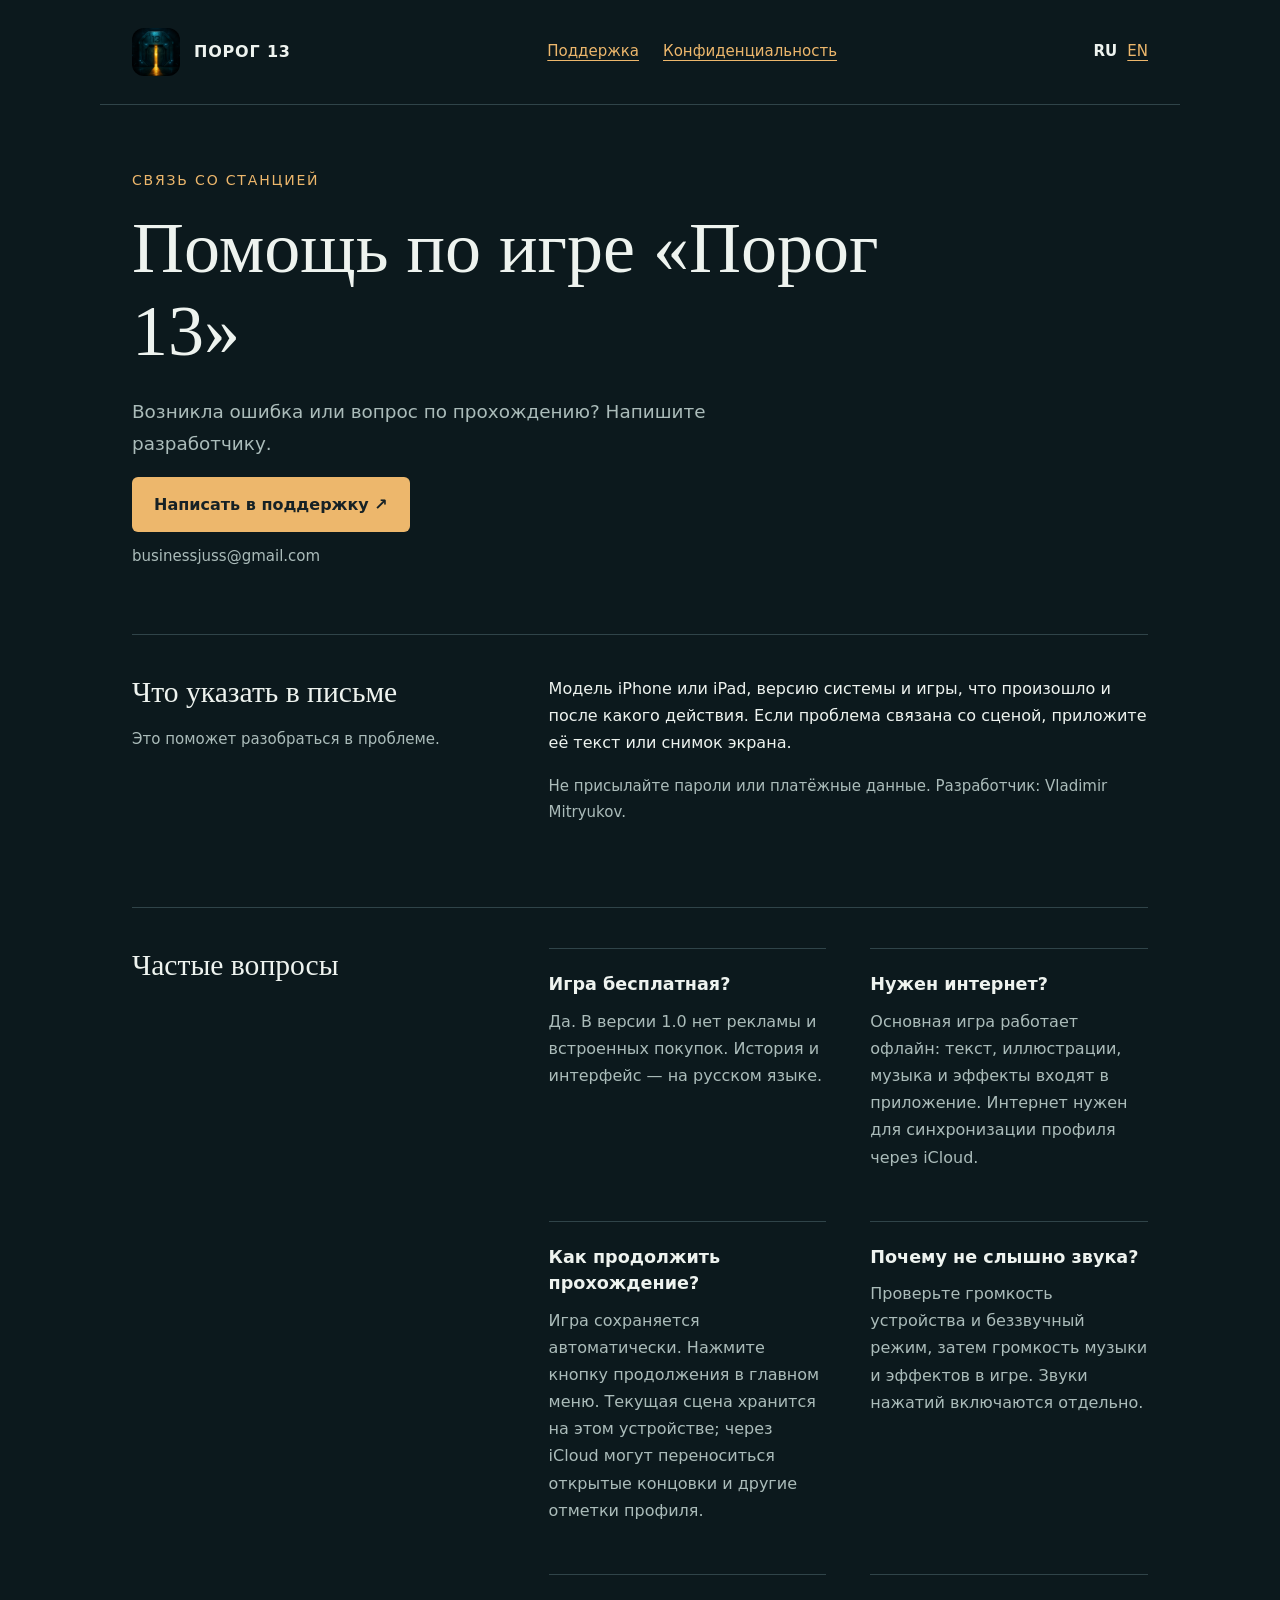
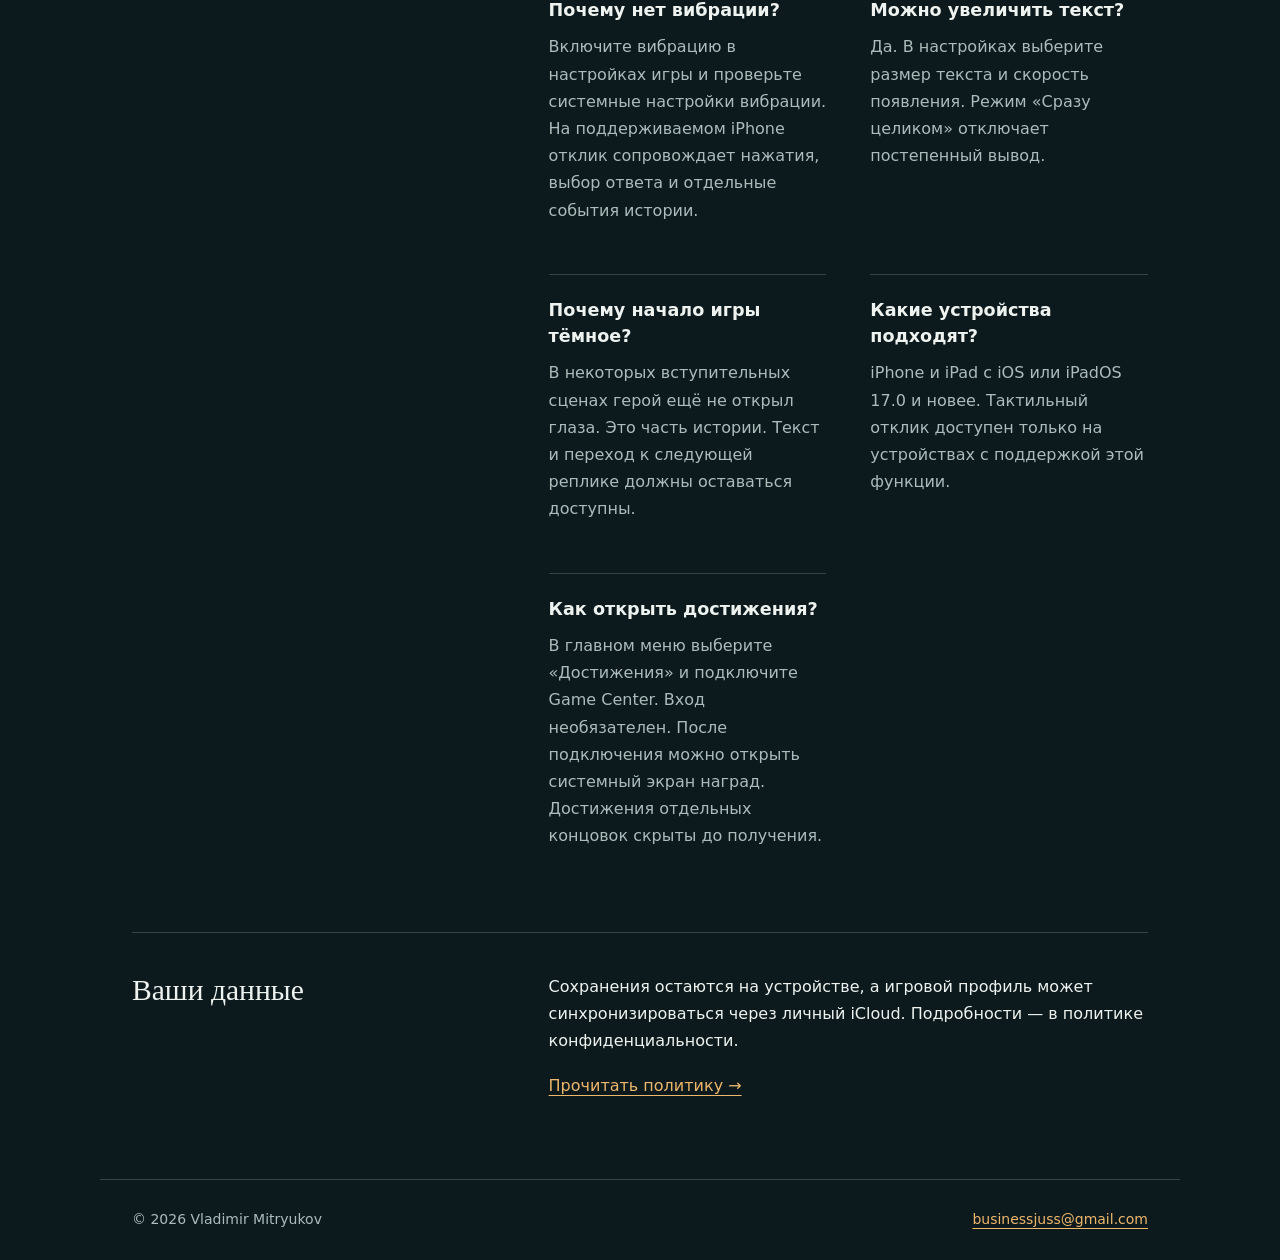
<file: index.html>
<!doctype html>
<html lang="ru"><head><meta charset="utf-8"><meta name="viewport" content="width=device-width,initial-scale=1"><title>Помощь по игре «Порог 13»</title><meta name="description" content="Возникла ошибка или вопрос по прохождению? Напишите разработчику."><link rel="icon" href="assets/icon.png"><link rel="stylesheet" href="assets/style.css"></head><body><a class="skip" href="#main">К содержимому</a><header><a class="brand" href="index.html"><img src="assets/icon.png" alt="" width="48" height="48">ПОРОГ 13</a><nav aria-label="Основная навигация"><a href="index.html">Поддержка</a><a href="privacy/index.html">Конфиденциальность</a></nav><div class="language" aria-label="Language / Язык"><a lang="ru" hreflang="ru" href="index.html" aria-current="page">RU</a> <a lang="en" hreflang="en" href="en/index.html">EN</a></div></header><main id="main"><p class="eyebrow">Связь со станцией</p><h1>Помощь по игре «Порог 13»</h1><p class="lead">Возникла ошибка или вопрос по прохождению? Напишите разработчику.</p><a class="contact" href="mailto:businessjuss@gmail.com?subject=Porog%2013%20support">Написать в поддержку ↗</a><p class="small" style="margin-top:12px">businessjuss@gmail.com</p><section class="split"><div><h2>Что указать в письме</h2><p class="small">Это поможет разобраться в проблеме.</p></div><div><p>Модель iPhone или iPad, версию системы и игры, что произошло и после какого действия. Если проблема связана со сценой, приложите её текст или снимок экрана.</p><p class="small">Не присылайте пароли или платёжные данные. Разработчик: Vladimir Mitryukov.</p></div></section><section class="split"><h2>Частые вопросы</h2><div class="questions"><article><h3>Игра бесплатная?</h3><p>Да. В версии 1.0 нет рекламы и встроенных покупок. История и интерфейс — на русском языке.</p></article><article><h3>Нужен интернет?</h3><p>Основная игра работает офлайн: текст, иллюстрации, музыка и эффекты входят в приложение. Интернет нужен для синхронизации профиля через iCloud.</p></article><article><h3>Как продолжить прохождение?</h3><p>Игра сохраняется автоматически. Нажмите кнопку продолжения в главном меню. Текущая сцена хранится на этом устройстве; через iCloud могут переноситься открытые концовки и другие отметки профиля.</p></article><article><h3>Почему не слышно звука?</h3><p>Проверьте громкость устройства и беззвучный режим, затем громкость музыки и эффектов в игре. Звуки нажатий включаются отдельно.</p></article><article><h3>Почему нет вибрации?</h3><p>Включите вибрацию в настройках игры и проверьте системные настройки вибрации. На поддерживаемом iPhone отклик сопровождает нажатия, выбор ответа и отдельные события истории.</p></article><article><h3>Можно увеличить текст?</h3><p>Да. В настройках выберите размер текста и скорость появления. Режим «Сразу целиком» отключает постепенный вывод.</p></article><article><h3>Почему начало игры тёмное?</h3><p>В некоторых вступительных сценах герой ещё не открыл глаза. Это часть истории. Текст и переход к следующей реплике должны оставаться доступны.</p></article><article><h3>Какие устройства подходят?</h3><p>iPhone и iPad с iOS или iPadOS 17.0 и новее. Тактильный отклик доступен только на устройствах с поддержкой этой функции.</p></article><article><h3>Как открыть достижения?</h3><p>В главном меню выберите «Достижения» и подключите Game Center. Вход необязателен. После подключения можно открыть системный экран наград. Достижения отдельных концовок скрыты до получения.</p></article></div></section><section class="split"><h2>Ваши данные</h2><div><p>Сохранения остаются на устройстве, а игровой профиль может синхронизироваться через личный iCloud. Подробности — в политике конфиденциальности.</p><a href="privacy/index.html">Прочитать политику →</a></div></section></main><footer><span>© 2026 Vladimir Mitryukov</span><a href="mailto:businessjuss@gmail.com">businessjuss@gmail.com</a></footer></body></html>
</file>
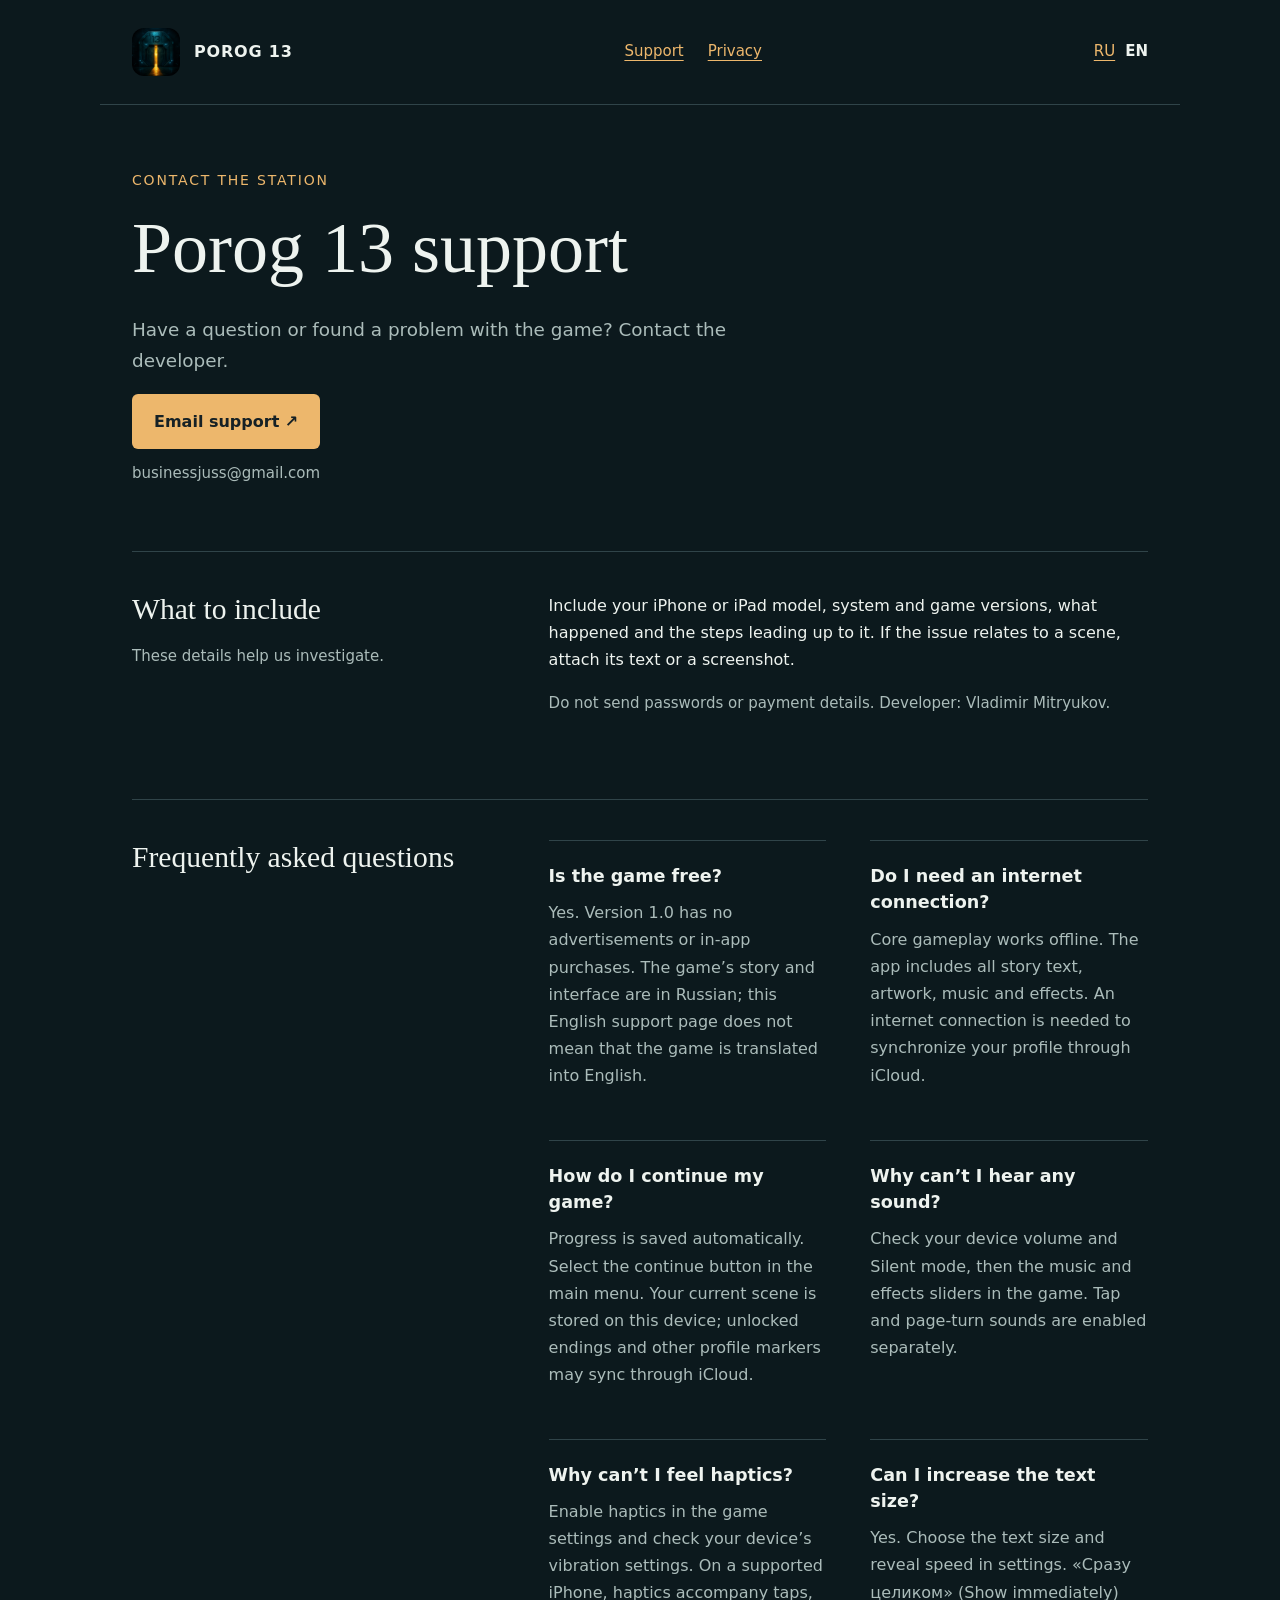
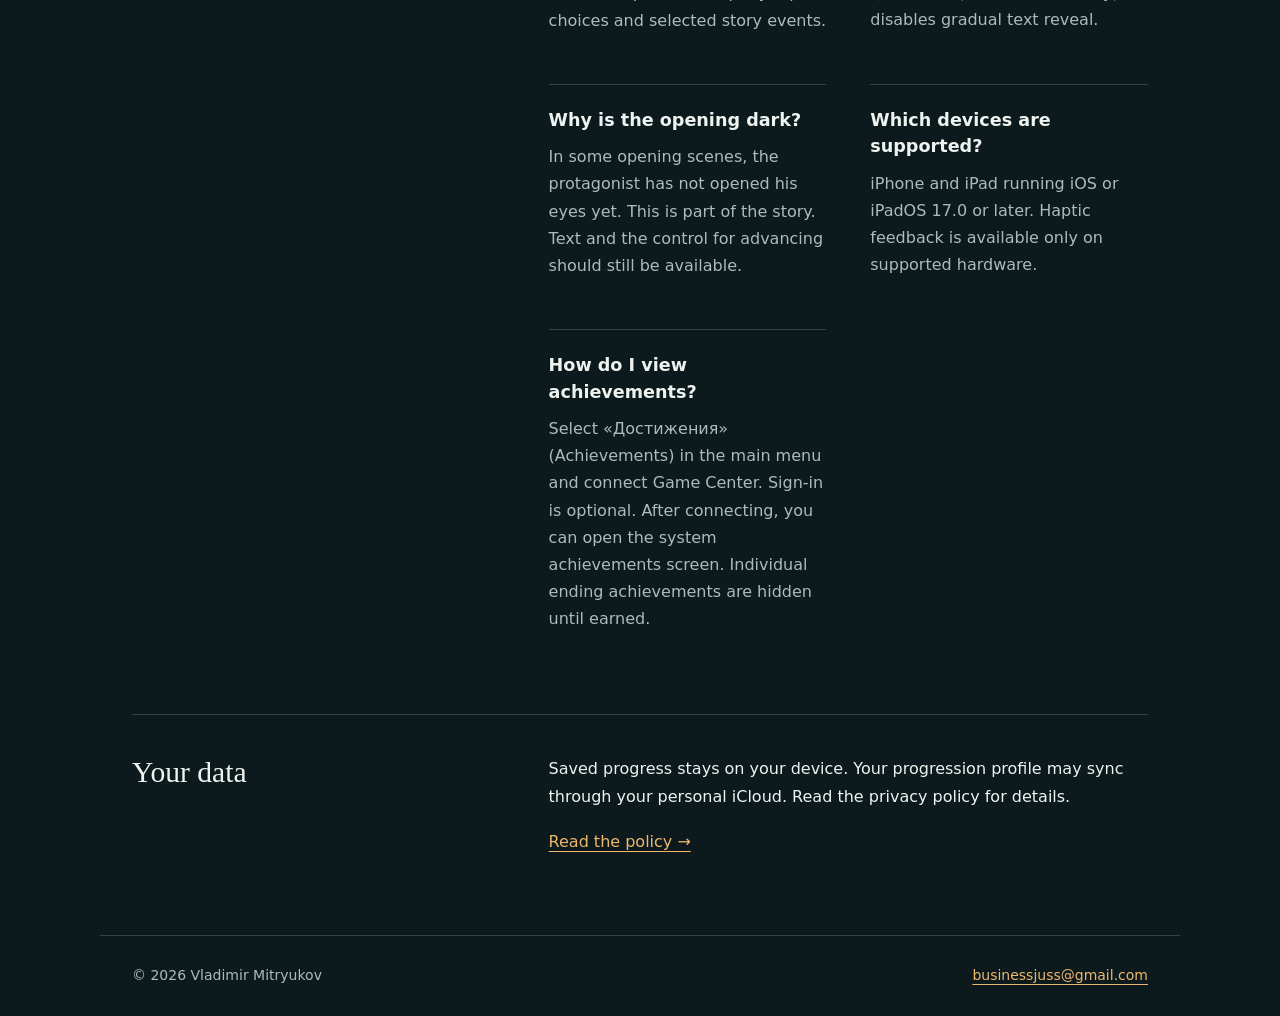
<file: en/index.html>
<!doctype html>
<html lang="en"><head><meta charset="utf-8"><meta name="viewport" content="width=device-width,initial-scale=1"><title>Porog 13 support</title><meta name="description" content="Have a question or found a problem with the game? Contact the developer."><link rel="icon" href="../assets/icon.png"><link rel="stylesheet" href="../assets/style.css"></head><body><a class="skip" href="#main">Skip to content</a><header><a class="brand" href="index.html"><img src="../assets/icon.png" alt="" width="48" height="48">POROG 13</a><nav aria-label="Main navigation"><a href="index.html">Support</a><a href="privacy/index.html">Privacy</a></nav><div class="language" aria-label="Language / Язык"><a lang="ru" hreflang="ru" href="../index.html">RU</a> <a lang="en" hreflang="en" href="index.html" aria-current="page">EN</a></div></header><main id="main"><p class="eyebrow">Contact the station</p><h1>Porog 13 support</h1><p class="lead">Have a question or found a problem with the game? Contact the developer.</p><a class="contact" href="mailto:businessjuss@gmail.com?subject=Porog%2013%20support">Email support ↗</a><p class="small" style="margin-top:12px">businessjuss@gmail.com</p><section class="split"><div><h2>What to include</h2><p class="small">These details help us investigate.</p></div><div><p>Include your iPhone or iPad model, system and game versions, what happened and the steps leading up to it. If the issue relates to a scene, attach its text or a screenshot.</p><p class="small">Do not send passwords or payment details. Developer: Vladimir Mitryukov.</p></div></section><section class="split"><h2>Frequently asked questions</h2><div class="questions"><article><h3>Is the game free?</h3><p>Yes. Version 1.0 has no advertisements or in-app purchases. The game’s story and interface are in Russian; this English support page does not mean that the game is translated into English.</p></article><article><h3>Do I need an internet connection?</h3><p>Core gameplay works offline. The app includes all story text, artwork, music and effects. An internet connection is needed to synchronize your profile through iCloud.</p></article><article><h3>How do I continue my game?</h3><p>Progress is saved automatically. Select the continue button in the main menu. Your current scene is stored on this device; unlocked endings and other profile markers may sync through iCloud.</p></article><article><h3>Why can’t I hear any sound?</h3><p>Check your device volume and Silent mode, then the music and effects sliders in the game. Tap and page-turn sounds are enabled separately.</p></article><article><h3>Why can’t I feel haptics?</h3><p>Enable haptics in the game settings and check your device’s vibration settings. On a supported iPhone, haptics accompany taps, choices and selected story events.</p></article><article><h3>Can I increase the text size?</h3><p>Yes. Choose the text size and reveal speed in settings. «Сразу целиком» (Show immediately) disables gradual text reveal.</p></article><article><h3>Why is the opening dark?</h3><p>In some opening scenes, the protagonist has not opened his eyes yet. This is part of the story. Text and the control for advancing should still be available.</p></article><article><h3>Which devices are supported?</h3><p>iPhone and iPad running iOS or iPadOS 17.0 or later. Haptic feedback is available only on supported hardware.</p></article><article><h3>How do I view achievements?</h3><p>Select «Достижения» (Achievements) in the main menu and connect Game Center. Sign-in is optional. After connecting, you can open the system achievements screen. Individual ending achievements are hidden until earned.</p></article></div></section><section class="split"><h2>Your data</h2><div><p>Saved progress stays on your device. Your progression profile may sync through your personal iCloud. Read the privacy policy for details.</p><a href="privacy/index.html">Read the policy →</a></div></section></main><footer><span>© 2026 Vladimir Mitryukov</span><a href="mailto:businessjuss@gmail.com">businessjuss@gmail.com</a></footer></body></html>
</file>
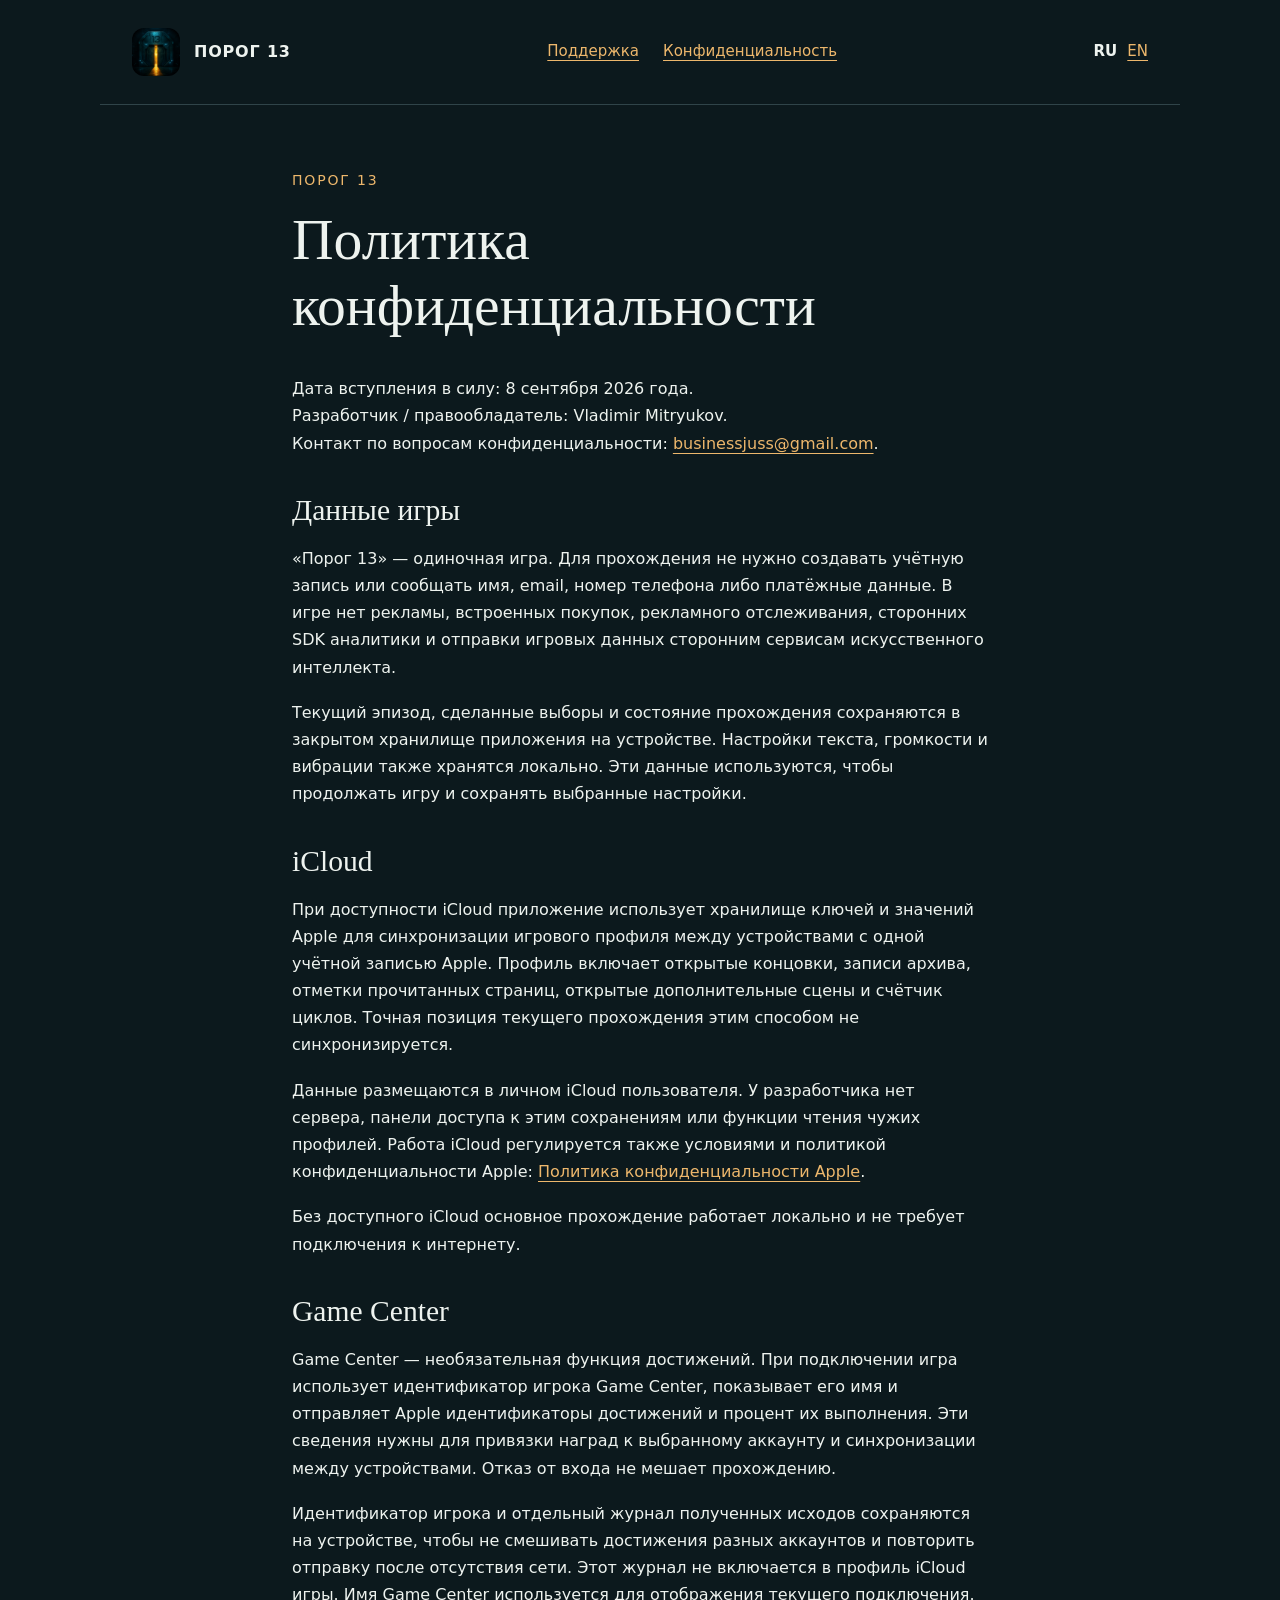
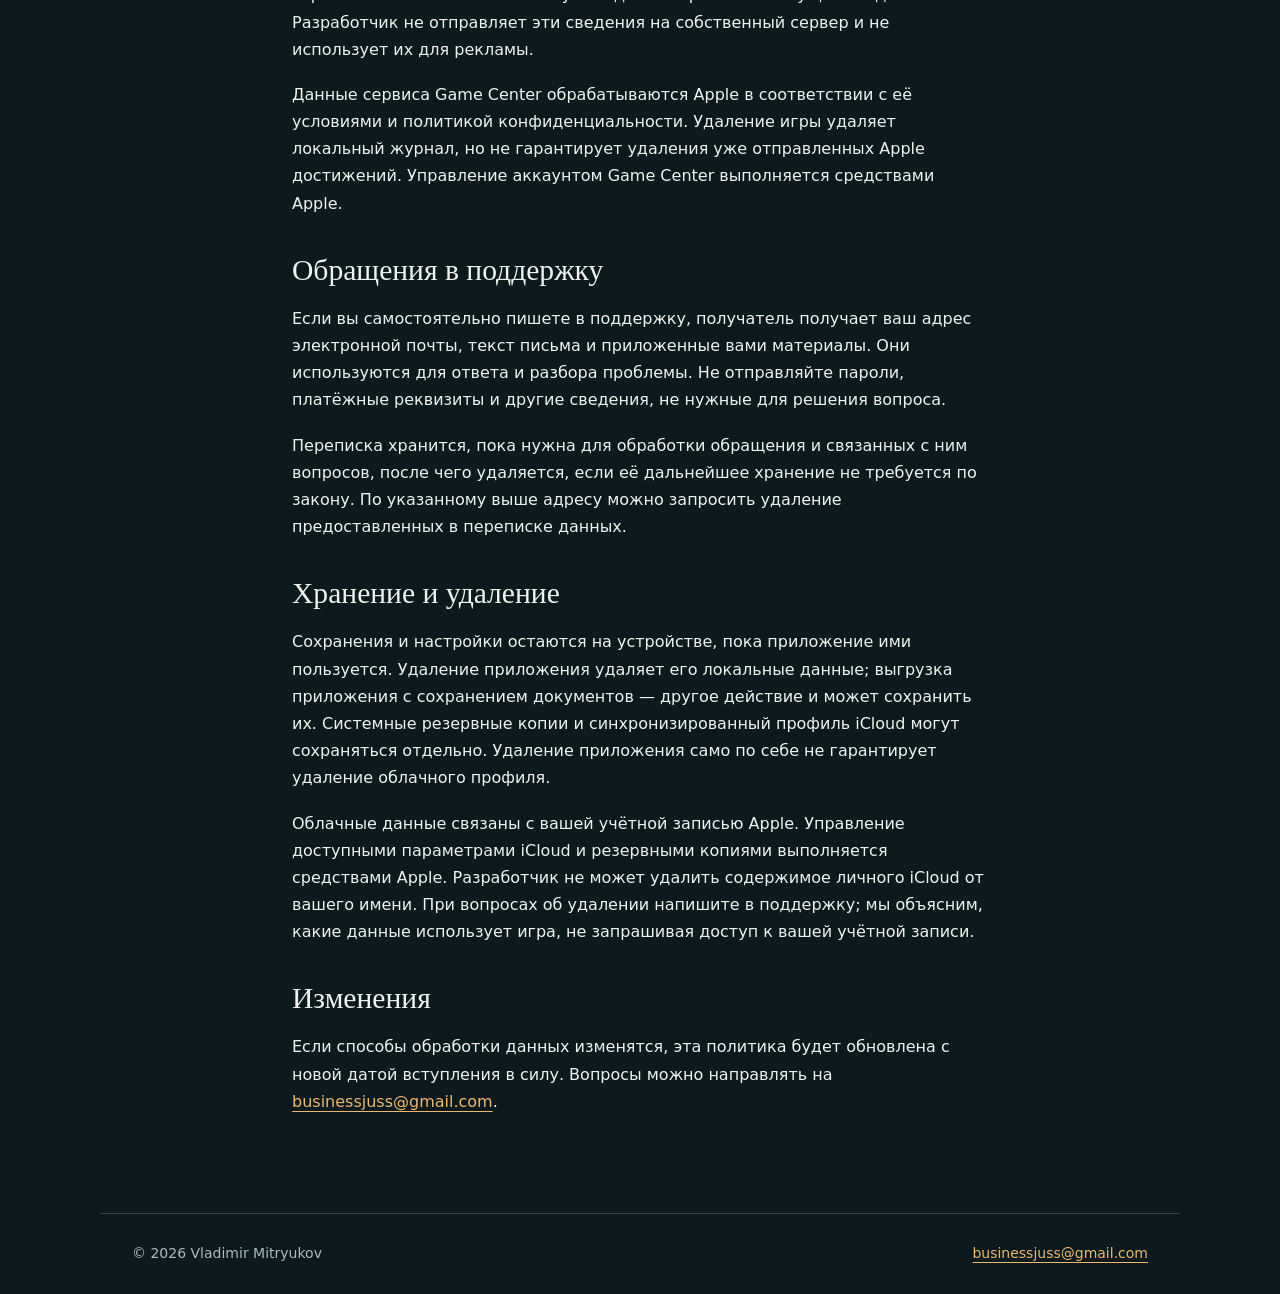
<file: privacy/index.html>
<!doctype html>
<html lang="ru"><head><meta charset="utf-8"><meta name="viewport" content="width=device-width,initial-scale=1"><title>Политика конфиденциальности — ПОРОГ 13</title><meta name="description" content="Сохранения остаются на устройстве, а игровой профиль может синхронизироваться через личный iCloud. Подробности — в политике конфиденциальности."><link rel="icon" href="../assets/icon.png"><link rel="stylesheet" href="../assets/style.css"></head><body><a class="skip" href="#main">К содержимому</a><header><a class="brand" href="../index.html"><img src="../assets/icon.png" alt="" width="48" height="48">ПОРОГ 13</a><nav aria-label="Основная навигация"><a href="../index.html">Поддержка</a><a href="index.html">Конфиденциальность</a></nav><div class="language" aria-label="Language / Язык"><a lang="ru" hreflang="ru" href="index.html" aria-current="page">RU</a> <a lang="en" hreflang="en" href="../en/privacy/index.html">EN</a></div></header><main id="main" class="reading"><p class="eyebrow">ПОРОГ 13</p><h1>Политика конфиденциальности</h1><section><p>Дата вступления в силу: 8 сентября 2026 года.
Разработчик / правообладатель: Vladimir Mitryukov.
Контакт по вопросам конфиденциальности: <a href="mailto:businessjuss@gmail.com">businessjuss@gmail.com</a>.</p></section><section><h2>Данные игры</h2><p>«Порог 13» — одиночная игра. Для прохождения не нужно создавать учётную запись или сообщать имя, email, номер телефона либо платёжные данные. В игре нет рекламы, встроенных покупок, рекламного отслеживания, сторонних SDK аналитики и отправки игровых данных сторонним сервисам искусственного интеллекта.</p><p>Текущий эпизод, сделанные выборы и состояние прохождения сохраняются в закрытом хранилище приложения на устройстве. Настройки текста, громкости и вибрации также хранятся локально. Эти данные используются, чтобы продолжать игру и сохранять выбранные настройки.</p></section><section><h2>iCloud</h2><p>При доступности iCloud приложение использует хранилище ключей и значений Apple для синхронизации игрового профиля между устройствами с одной учётной записью Apple. Профиль включает открытые концовки, записи архива, отметки прочитанных страниц, открытые дополнительные сцены и счётчик циклов. Точная позиция текущего прохождения этим способом не синхронизируется.</p><p>Данные размещаются в личном iCloud пользователя. У разработчика нет сервера, панели доступа к этим сохранениям или функции чтения чужих профилей. Работа iCloud регулируется также условиями и политикой конфиденциальности Apple: <a href="https://www.apple.com/legal/privacy/">Политика конфиденциальности Apple</a>.</p><p>Без доступного iCloud основное прохождение работает локально и не требует подключения к интернету.</p></section><section><h2>Game Center</h2><p>Game Center — необязательная функция достижений. При подключении игра использует идентификатор игрока Game Center, показывает его имя и отправляет Apple идентификаторы достижений и процент их выполнения. Эти сведения нужны для привязки наград к выбранному аккаунту и синхронизации между устройствами. Отказ от входа не мешает прохождению.</p><p>Идентификатор игрока и отдельный журнал полученных исходов сохраняются на устройстве, чтобы не смешивать достижения разных аккаунтов и повторить отправку после отсутствия сети. Этот журнал не включается в профиль iCloud игры. Имя Game Center используется для отображения текущего подключения. Разработчик не отправляет эти сведения на собственный сервер и не использует их для рекламы.</p><p>Данные сервиса Game Center обрабатываются Apple в соответствии с её условиями и политикой конфиденциальности. Удаление игры удаляет локальный журнал, но не гарантирует удаления уже отправленных Apple достижений. Управление аккаунтом Game Center выполняется средствами Apple.</p></section><section><h2>Обращения в поддержку</h2><p>Если вы самостоятельно пишете в поддержку, получатель получает ваш адрес электронной почты, текст письма и приложенные вами материалы. Они используются для ответа и разбора проблемы. Не отправляйте пароли, платёжные реквизиты и другие сведения, не нужные для решения вопроса.</p><p>Переписка хранится, пока нужна для обработки обращения и связанных с ним вопросов, после чего удаляется, если её дальнейшее хранение не требуется по закону. По указанному выше адресу можно запросить удаление предоставленных в переписке данных.</p></section><section><h2>Хранение и удаление</h2><p>Сохранения и настройки остаются на устройстве, пока приложение ими пользуется. Удаление приложения удаляет его локальные данные; выгрузка приложения с сохранением документов — другое действие и может сохранить их. Системные резервные копии и синхронизированный профиль iCloud могут сохраняться отдельно. Удаление приложения само по себе не гарантирует удаление облачного профиля.</p><p>Облачные данные связаны с вашей учётной записью Apple. Управление доступными параметрами iCloud и резервными копиями выполняется средствами Apple. Разработчик не может удалить содержимое личного iCloud от вашего имени. При вопросах об удалении напишите в поддержку; мы объясним, какие данные использует игра, не запрашивая доступ к вашей учётной записи.</p></section><section><h2>Изменения</h2><p>Если способы обработки данных изменятся, эта политика будет обновлена с новой датой вступления в силу. Вопросы можно направлять на <a href="mailto:businessjuss@gmail.com">businessjuss@gmail.com</a>.
</p></section></main><footer><span>© 2026 Vladimir Mitryukov</span><a href="mailto:businessjuss@gmail.com">businessjuss@gmail.com</a></footer></body></html>
</file>
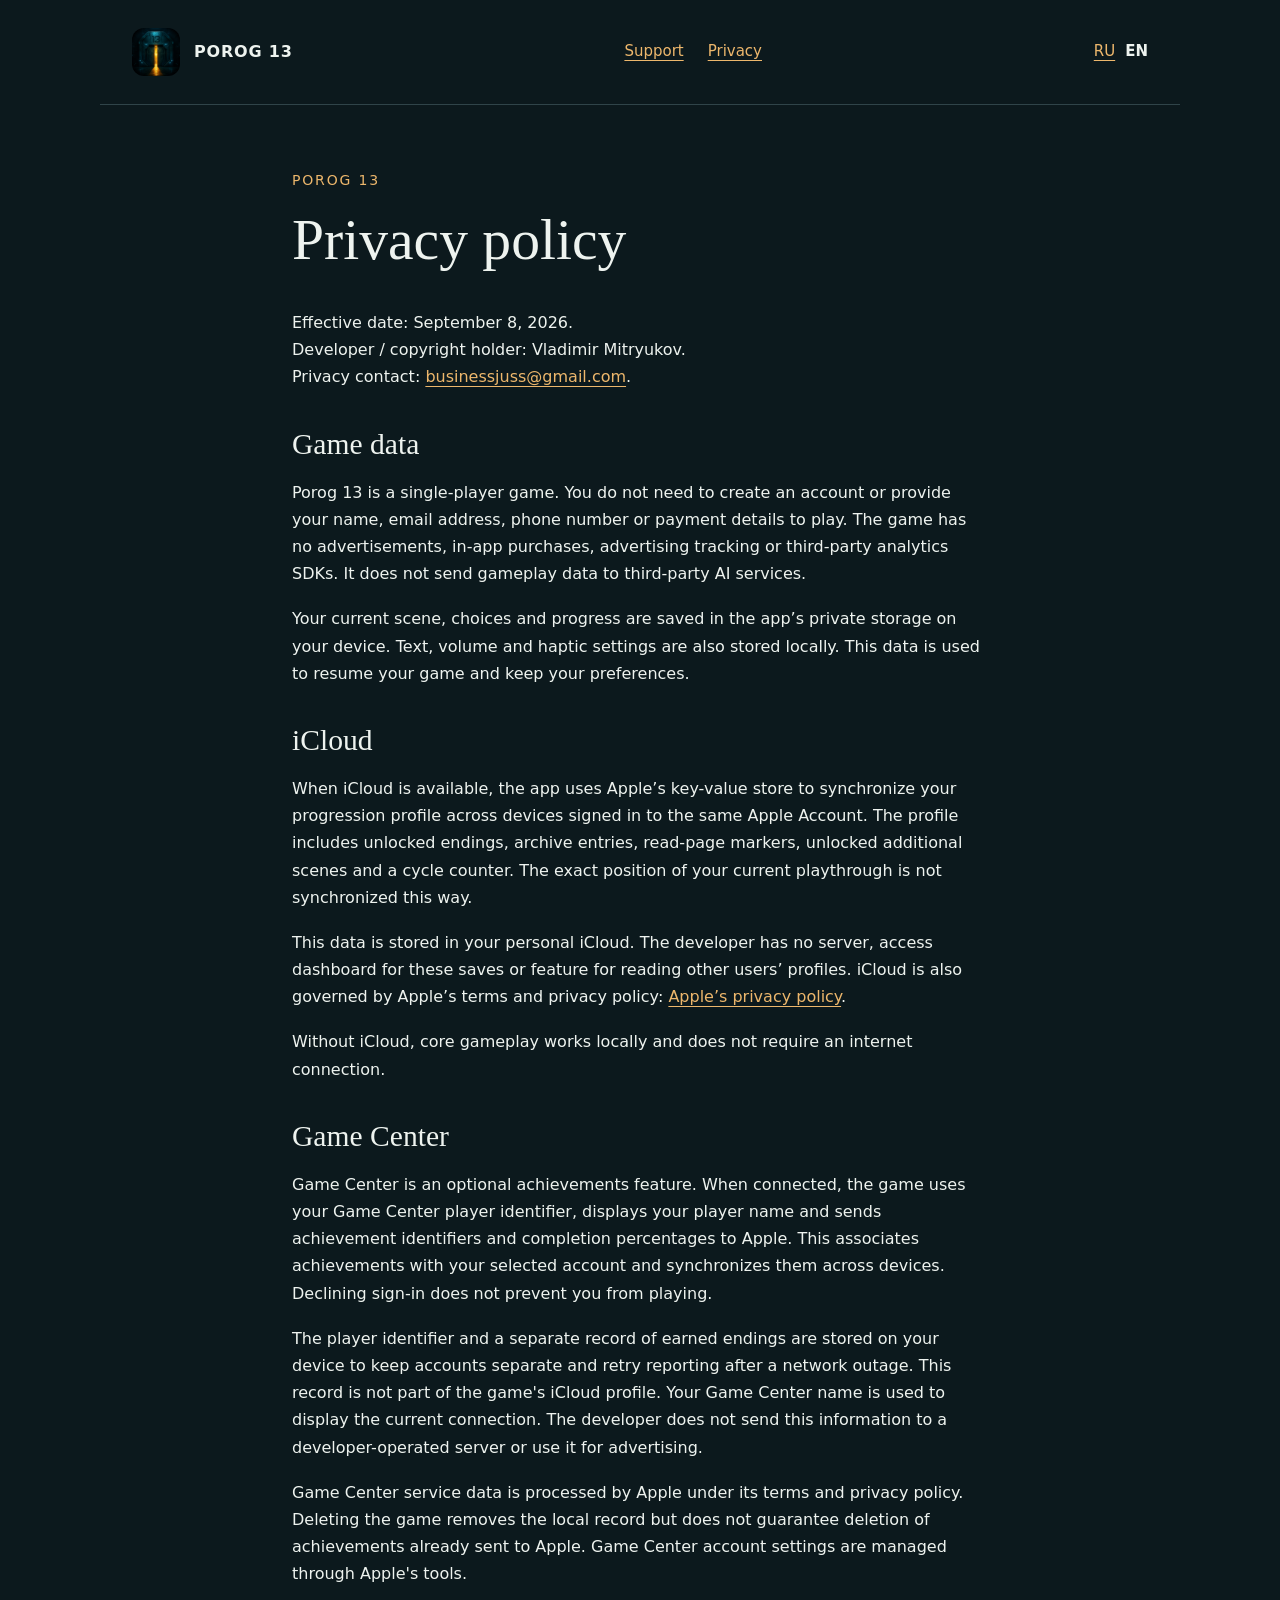
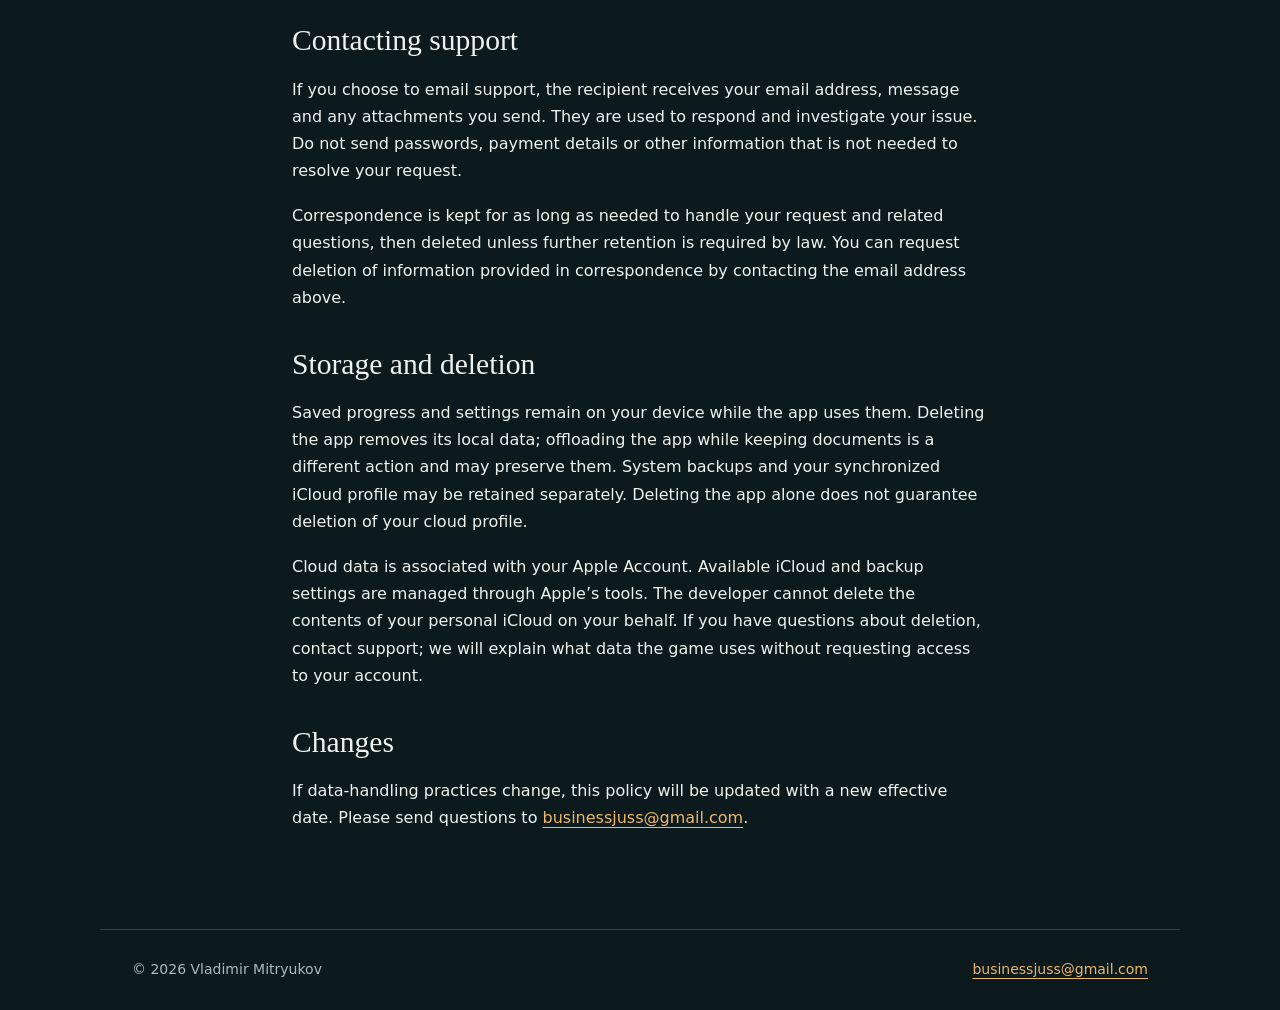
<file: en/privacy/index.html>
<!doctype html>
<html lang="en"><head><meta charset="utf-8"><meta name="viewport" content="width=device-width,initial-scale=1"><title>Privacy policy — POROG 13</title><meta name="description" content="Saved progress stays on your device. Your progression profile may sync through your personal iCloud. Read the privacy policy for details."><link rel="icon" href="../../assets/icon.png"><link rel="stylesheet" href="../../assets/style.css"></head><body><a class="skip" href="#main">Skip to content</a><header><a class="brand" href="../index.html"><img src="../../assets/icon.png" alt="" width="48" height="48">POROG 13</a><nav aria-label="Main navigation"><a href="../index.html">Support</a><a href="index.html">Privacy</a></nav><div class="language" aria-label="Language / Язык"><a lang="ru" hreflang="ru" href="../../privacy/index.html">RU</a> <a lang="en" hreflang="en" href="index.html" aria-current="page">EN</a></div></header><main id="main" class="reading"><p class="eyebrow">POROG 13</p><h1>Privacy policy</h1><section><p>Effective date: September 8, 2026.
Developer / copyright holder: Vladimir Mitryukov.
Privacy contact: <a href="mailto:businessjuss@gmail.com">businessjuss@gmail.com</a>.</p></section><section><h2>Game data</h2><p>Porog 13 is a single-player game. You do not need to create an account or provide your name, email address, phone number or payment details to play. The game has no advertisements, in-app purchases, advertising tracking or third-party analytics SDKs. It does not send gameplay data to third-party AI services.</p><p>Your current scene, choices and progress are saved in the app’s private storage on your device. Text, volume and haptic settings are also stored locally. This data is used to resume your game and keep your preferences.</p></section><section><h2>iCloud</h2><p>When iCloud is available, the app uses Apple’s key-value store to synchronize your progression profile across devices signed in to the same Apple Account. The profile includes unlocked endings, archive entries, read-page markers, unlocked additional scenes and a cycle counter. The exact position of your current playthrough is not synchronized this way.</p><p>This data is stored in your personal iCloud. The developer has no server, access dashboard for these saves or feature for reading other users’ profiles. iCloud is also governed by Apple’s terms and privacy policy: <a href="https://www.apple.com/legal/privacy/">Apple’s privacy policy</a>.</p><p>Without iCloud, core gameplay works locally and does not require an internet connection.</p></section><section><h2>Game Center</h2><p>Game Center is an optional achievements feature. When connected, the game uses your Game Center player identifier, displays your player name and sends achievement identifiers and completion percentages to Apple. This associates achievements with your selected account and synchronizes them across devices. Declining sign-in does not prevent you from playing.</p><p>The player identifier and a separate record of earned endings are stored on your device to keep accounts separate and retry reporting after a network outage. This record is not part of the game&#x27;s iCloud profile. Your Game Center name is used to display the current connection. The developer does not send this information to a developer-operated server or use it for advertising.</p><p>Game Center service data is processed by Apple under its terms and privacy policy. Deleting the game removes the local record but does not guarantee deletion of achievements already sent to Apple. Game Center account settings are managed through Apple&#x27;s tools.</p></section><section><h2>Contacting support</h2><p>If you choose to email support, the recipient receives your email address, message and any attachments you send. They are used to respond and investigate your issue. Do not send passwords, payment details or other information that is not needed to resolve your request.</p><p>Correspondence is kept for as long as needed to handle your request and related questions, then deleted unless further retention is required by law. You can request deletion of information provided in correspondence by contacting the email address above.</p></section><section><h2>Storage and deletion</h2><p>Saved progress and settings remain on your device while the app uses them. Deleting the app removes its local data; offloading the app while keeping documents is a different action and may preserve them. System backups and your synchronized iCloud profile may be retained separately. Deleting the app alone does not guarantee deletion of your cloud profile.</p><p>Cloud data is associated with your Apple Account. Available iCloud and backup settings are managed through Apple’s tools. The developer cannot delete the contents of your personal iCloud on your behalf. If you have questions about deletion, contact support; we will explain what data the game uses without requesting access to your account.</p></section><section><h2>Changes</h2><p>If data-handling practices change, this policy will be updated with a new effective date. Please send questions to <a href="mailto:businessjuss@gmail.com">businessjuss@gmail.com</a>.</p></section></main><footer><span>© 2026 Vladimir Mitryukov</span><a href="mailto:businessjuss@gmail.com">businessjuss@gmail.com</a></footer></body></html>
</file>
<file: assets/style.css>
:root{--background:#0c191d;--foreground:#eef3ef;--accent:#edb76c;--muted:#abbcba;--border:#304449;--card:#12262b;color-scheme:dark}*{box-sizing:border-box}html{scroll-behavior:smooth}body{margin:0;background:var(--background);color:var(--foreground);font-family:system-ui,-apple-system,sans-serif;font-size:1rem;line-height:1.7}a{color:var(--accent);text-underline-offset:.25em}a:hover{text-decoration-thickness:2px}a:focus-visible{outline:2px solid var(--accent);outline-offset:6px}header,footer,main{max-width:1080px;margin:auto;padding:28px 32px}header{display:flex;justify-content:space-between;align-items:center;gap:24px;border-bottom:1px solid var(--border)}.brand{display:flex;align-items:center;gap:14px;color:var(--foreground);text-decoration:none;font-weight:650;letter-spacing:.05em}.brand img{width:48px;height:48px;border-radius:12px}nav{display:flex;gap:24px;flex-wrap:wrap}nav a{font-size:.9375rem}main{padding-top:64px;padding-bottom:80px}.eyebrow{color:var(--accent);font-size:.875rem;letter-spacing:.13em;text-transform:uppercase;margin:0 0 14px}h1,h2{font-family:Georgia,serif;font-weight:400;line-height:1.15}h1{font-size:clamp(2.4rem,6vw,4.5rem);margin:0 0 24px;max-width:850px}h2{font-size:1.85rem;margin:0 0 18px}h3{font-size:1.1rem;line-height:1.5;margin:0 0 10px}p{margin:0 0 18px}.lead{font-size:1.15rem;max-width:670px;color:var(--muted)}.contact{display:inline-block;padding:14px 22px;background:var(--accent);color:#162125;border-radius:6px;font-weight:650;text-decoration:none;overflow-wrap:anywhere}.split{display:grid;grid-template-columns:1fr 1.7fr;gap:64px;margin-top:64px;padding-top:40px;border-top:1px solid var(--border)}.small{color:var(--muted);font-size:.9375rem}.questions{display:grid;grid-template-columns:1fr 1fr;gap:32px 44px}.questions article{border-top:1px solid var(--border);padding-top:22px}.questions p{color:var(--muted)}.reading{max-width:760px}.reading section{margin-top:36px}.reading p{white-space:pre-line}.reading h1{font-size:clamp(2.1rem,5vw,3.6rem);overflow-wrap:anywhere}.reading a{overflow-wrap:anywhere}footer{border-top:1px solid var(--border);display:flex;justify-content:space-between;gap:20px;color:var(--muted);font-size:.875rem}.skip{position:absolute;left:20px;top:-100px;background:var(--background);padding:10px}.skip:focus{top:10px}@media(max-width:700px){header,footer,main{padding-left:22px;padding-right:22px}header{align-items:flex-start;flex-direction:column;gap:18px}main{padding-top:40px}.split{grid-template-columns:1fr;gap:24px;margin-top:44px}.questions{grid-template-columns:1fr;gap:20px}footer{flex-direction:column}nav{gap:18px}}@media(prefers-reduced-motion:reduce){html{scroll-behavior:auto}}

.language{display:flex;gap:10px}.language [aria-current="page"]{color:var(--foreground);font-weight:700;text-decoration:none}.language a{font-size:.9375rem}header{flex-wrap:wrap}.reading{overflow-wrap:break-word}
</file>
